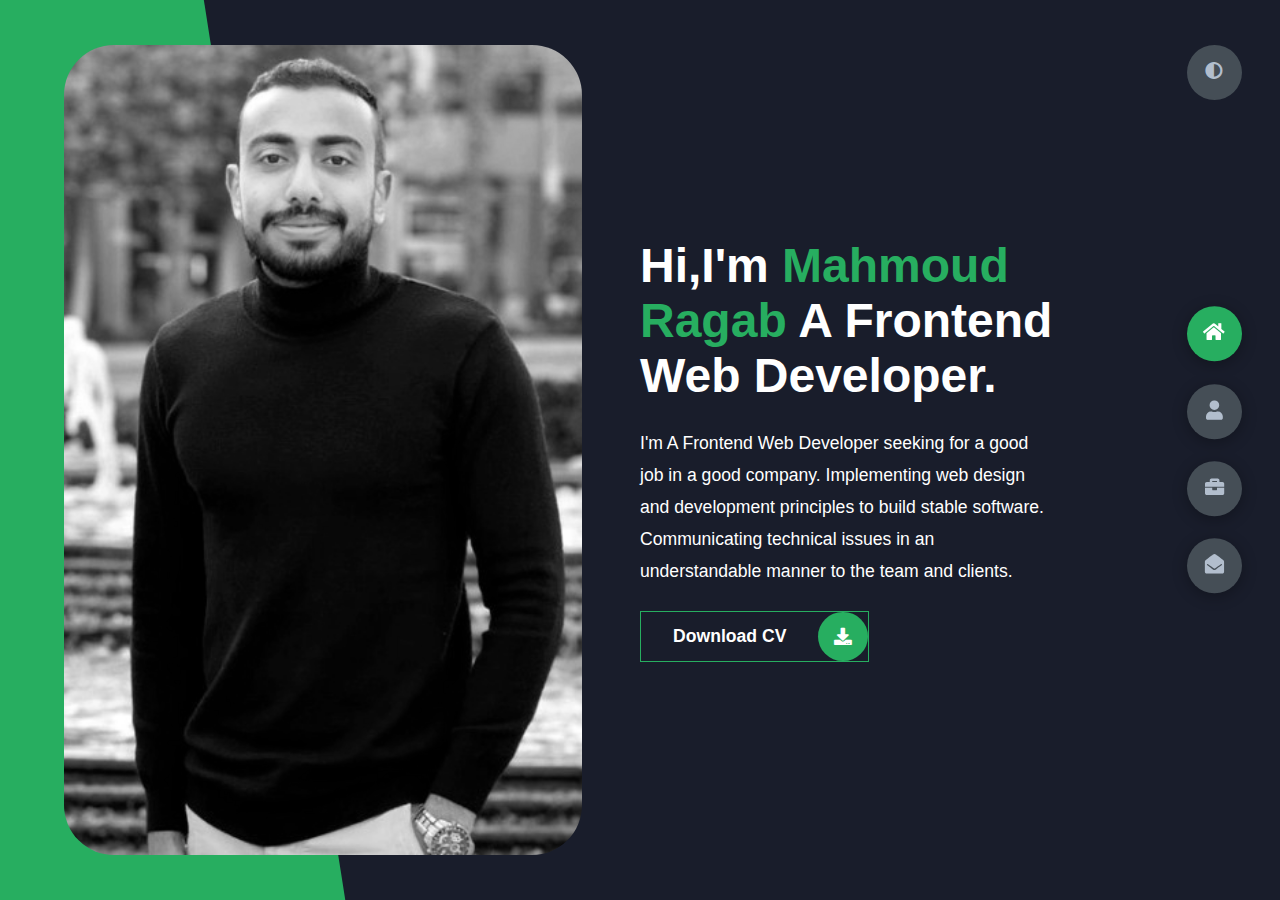
<file: index.html>
<!DOCTYPE html>
<html lang="en">
  <head>
    <meta charset="UTF-8" />
    <meta http-equiv="X-UA-Compatible" content="IE=edge" />
    <meta name="viewport" content="width=device-width, initial-scale=1.0" />
    <title>Portfolio</title>
    <link
      href="https://cdn.jsdelivr.net/npm/bootstrap@5.1.3/dist/css/bootstrap.min.css"
      rel="stylesheet"
      integrity="sha384-1BmE4kWBq78iYhFldvKuhfTAU6auU8tT94WrHftjDbrCEXSU1oBoqyl2QvZ6jIW3"
      crossorigin="anonymous"
    />
    <link rel="stylesheet" href="css/all.css" />
    <link rel="stylesheet" href="css/style.css" />
    <link rel="stylesheet" href="css/all.css" />
  </head>
  <body class="main-content">
    <header class="section sec1 header active">
      <div class="header-content">
        <div class="left-header">
          <div class="header-shape"></div>
          <div class="img">
            <img
              src="images/profile.jpg"
              alt="A.Hossam"
              height="100%"
              width="90%"
            />
          </div>
          <!-- End of img -->
        </div>
        <!-- End of left-header -->
        <div class="right-header">
          <h1 class="name">
            Hi,I'm <span>Mahmoud Ragab</span>
            A Frontend Web Developer.
          </h1>
          <p>
            I'm A Frontend Web Developer seeking for a good job in a good
            company. Implementing web design and development principles to build
            stable software. Communicating technical issues in an understandable
            manner to the team and clients.
          </p>
          <div class="down-cv about-down-cv">
            <a
              href="files/Mahmoud's Resume.pdf"
              class="rounded-pill"
              download="Mahmoud's Resume"
              target="_blank"
            >
              <span class="button-text">Download CV</span>
              <span class="button-icon"><i class="fas fa-download"></i></span>
            </a>
          </div>
          <!-- End  btn-cont -->
        </div>
        <!--  End of right-header -->
      </div>
      <!-- End of header-content -->
    </header>
    <!-- Main -->

    <!-- controls buttons -->
    <div class="controls">
      <div class="control control-1 active-btn" id="home">
        <i class="fas fa-home"></i>
      </div>
      <!-- End of home -->
      <div class="control control-2" id="about">
        <i class="fas fa-user"></i>
      </div>
      <!-- End of about -->
      <div class="control control-3" id="portfolio">
        <i class="fas fa-briefcase"></i>
      </div>
      <!-- End of portfolio  -->
      <div class="control control-4" id="contact">
        <i class="fas fa-envelope-open"></i>
      </div>
      <!-- End of contact -->
    </div>
    <!-- End of controls -->

    <div class="theme-btn">
      <i class="fas fa-adjust"></i>
    </div>

    <script
      src="https://cdn.jsdelivr.net/npm/bootstrap@5.1.3/dist/js/bootstrap.bundle.min.js"
      integrity="sha384-ka7Sk0Gln4gmtz2MlQnikT1wXgYsOg+OMhuP+IlRH9sENBO0LRn5q+8nbTov4+1p"
      crossorigin="anonymous"
    ></script>
    <script src="js/script.js"></script>
  </body>
</html>
</file>
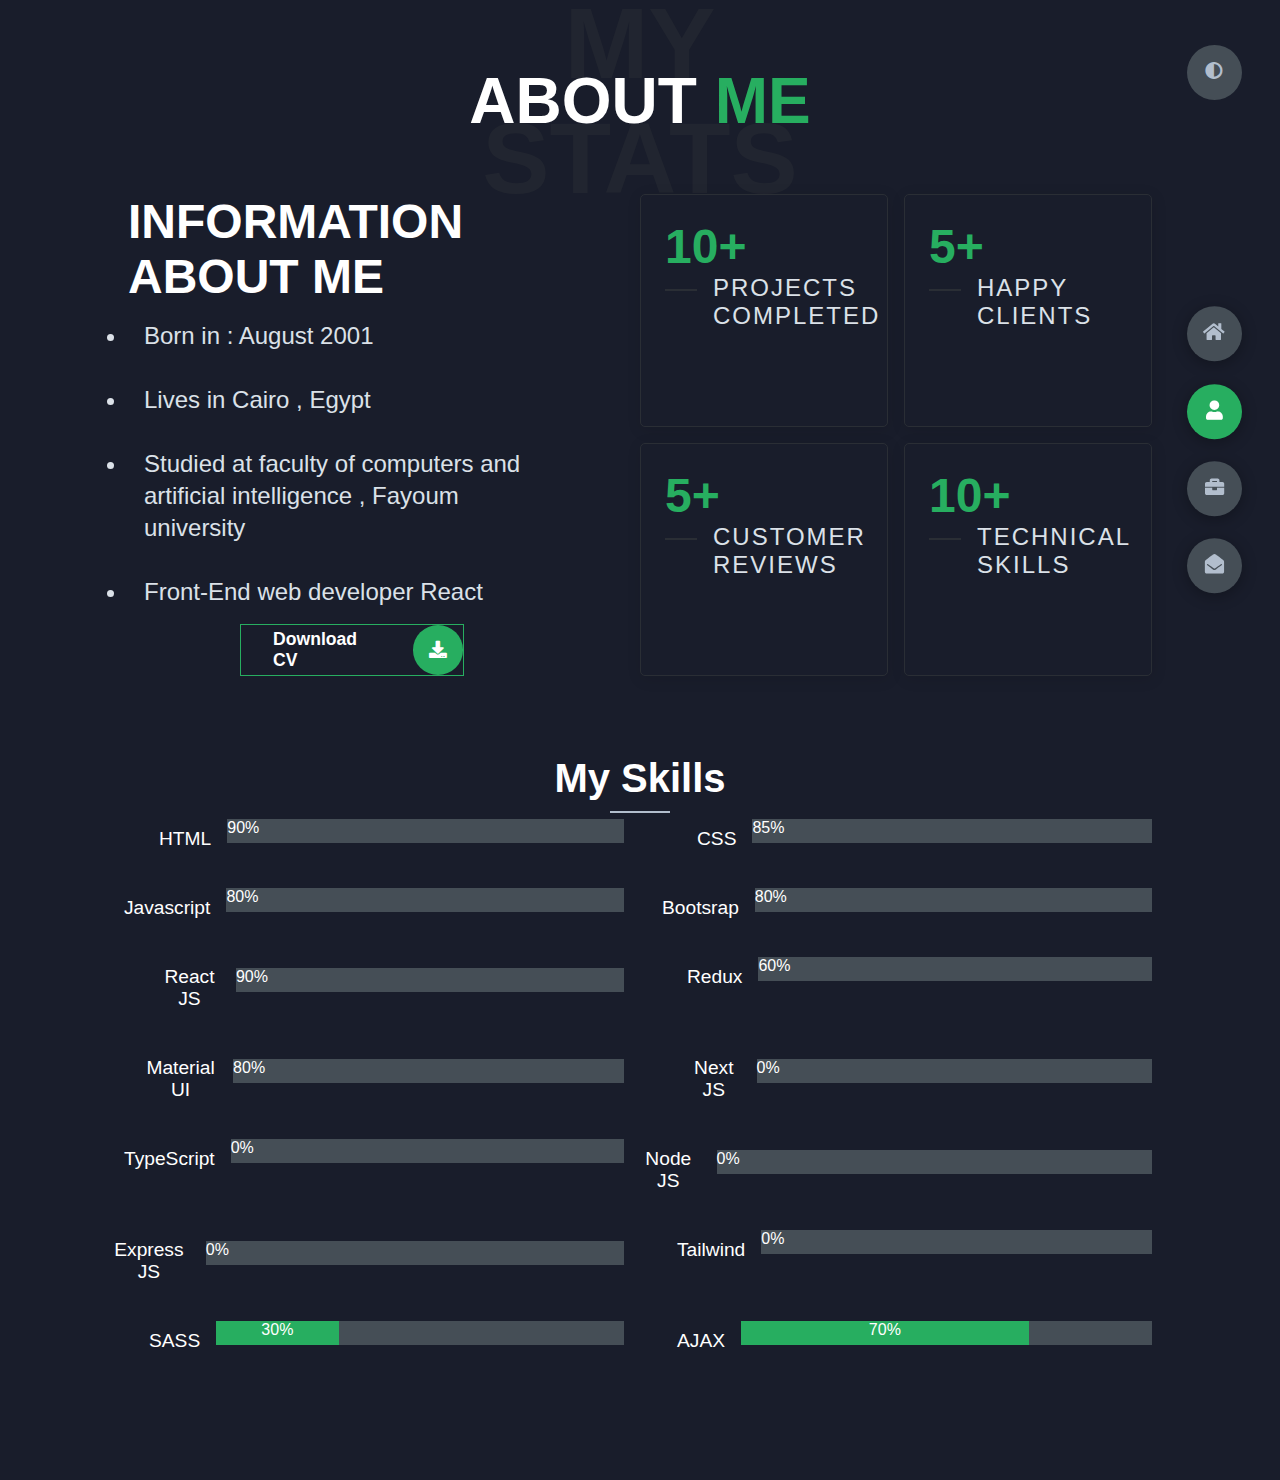
<file: about.html>
<!DOCTYPE html>
<html lang="en">
  <head>
    <meta charset="UTF-8" />
    <meta http-equiv="X-UA-Compatible" content="IE=edge" />
    <meta name="viewport" content="width=device-width, initial-scale=1.0" />
    <title>Portfolio</title>
    <link
      href="https://cdn.jsdelivr.net/npm/bootstrap@5.1.3/dist/css/bootstrap.min.css"
      rel="stylesheet"
      integrity="sha384-1BmE4kWBq78iYhFldvKuhfTAU6auU8tT94WrHftjDbrCEXSU1oBoqyl2QvZ6jIW3"
      crossorigin="anonymous"
    />
    <link rel="stylesheet" href="css/all.css" />
    <link rel="stylesheet" href="css/all.css" />
    <link rel="stylesheet" href="css/sass/about/about.css" />
  </head>
  <body class="main-content">
    <!-- Main -->
    <main>
      <section class="sec2 section">
        <div class="main-title">
          <h2>
            <span class="bg-text"
              >MY <br />
              STATS</span
            >
            About <span class="me">me</span>
          </h2>
        </div>
        <!-- End main-title -->

        <div class="about-container">
          <div class="left-about">
            <h4>Information About Me</h4>
            <ul>
              <!-- <li>I'm <span>Mahmoud Ragab</span></li> -->
              <!-- <li>Born in : 1/8/2001</li> -->
              <li>Born in : August 2001</li>
              <li>Lives in Cairo , Egypt</li>
              <li>
                Studied at faculty of computers and artificial intelligence ,
                Fayoum university
              </li>
              <li>Front-End web developer React</li>
            </ul>
            <div class="down-cv about-down-cv">
              <a
                href="files/Mahmoud's Resume.pdf"
                class="rounded-pill"
                download="Mahmoud's Resume"
                target="_blank"
              >
                <span class="button-text">Download CV</span>
                <span class="button-icon"><i class="fas fa-download"></i></span>
              </a>
            </div>
            <!-- End  btn-cont -->
          </div>
          <!-- End left-about -->
          <div class="right-about">
            <div class="about-item">
              <div class="about-text">
                <p class="larg-text">10+</p>
                <p class="small-text">
                  Projects <br />
                  Completed
                </p>
              </div>
              <!--End about-text  -->
            </div>
            <!-- End about-item -->

            <div class="about-item">
              <div class="about-text">
                <p class="larg-text">5+</p>
                <p class="small-text">
                  Happy <br />
                  Clients
                </p>
              </div>
              <!--End about-text  -->
            </div>
            <!-- End about-item -->
            <div class="about-item">
              <div class="about-text">
                <p class="larg-text">5+</p>
                <p class="small-text">
                  Customer <br />
                  Reviews
                </p>
              </div>
              <!--End about-text  -->
            </div>
            <!-- End about-item -->

            <div class="about-item">
              <div class="about-text">
                <p class="larg-text">10+</p>
                <p class="small-text">
                  Technical <br />
                  Skills
                </p>
              </div>
              <!--End about-text  -->
            </div>
            <!-- End about-item -->
          </div>
          <!-- End  right-about-->
        </div>
        <!--  about-container-->
        <div class="about-stats">
          <h4 class="stats-title">My Skills <span></span></h4>
          <div class="progress-bars">
            <div class="prog-bar">
              <div class="progress-con">
                <p style="margin-left: 15px">HTML</p>
                <div class="progress">
                  <span class="html" id="html"> 90%</span>
                </div>
                <!-- progress -->
              </div>
              <!-- progress-con -->
            </div>
            <!-- progress-bar -->

            <div class="prog-bar">
              <div class="progress-con">
                <p style="margin-left: 25px">CSS</p>
                <div class="progress">
                  <span id="css"> 85%</span>
                </div>
                <!-- progress -->
              </div>
              <!-- progress-con -->
            </div>
            <!-- progress-bar -->

            <div class="prog-bar">
              <div class="progress-con">
                <p>Javascript</p>
                <div class="progress">
                  <span id="javascript"> 80%</span>
                </div>
                <!-- progress -->
              </div>
              <!-- progress-con -->
            </div>
            <!-- progress-bar -->

            <div class="prog-bar">
              <div class="progress-con">
                <p style="margin-left: -10px">Bootsrap</p>
                <div class="progress">
                  <span id="bootstrap"> 80%</span>
                </div>
                <!-- progress -->
              </div>
              <!-- progress-con -->
            </div>
            <!-- progress-bar -->

            <div class="prog-bar">
              <div class="progress-con">
                <p style="margin-left: 15px">React JS</p>
                <div class="progress">
                  <span id="sass"> 90%</span>
                </div>
                <!-- progress -->
              </div>
              <!-- progress-con -->
            </div>
            <!-- progress-bar -->

            <div class="prog-bar">
              <div class="progress-con">
                <p style="margin-left: 15px">Redux</p>
                <div class="progress">
                  <span id="react"> 60%</span>
                </div>
                <!-- progress -->
              </div>
              <!-- progress-con -->
            </div>
            <!-- progress-bar -->

            <div class="prog-bar">
              <div class="progress-con">
                <p style="margin-left: 0px">Material UI</p>
                <div class="progress">
                  <span id="tailwind"> 80%</span>
                </div>
                <!-- progress -->
              </div>
              <!-- progress-con -->
            </div>
            <!-- progress-bar -->

            <div class="prog-bar">
              <div class="progress-con">
                <p style="margin-left: 15px">Next JS</p>
                <div class="progress">
                  <span id="redux"> 0%</span>
                </div>
                <!-- progress -->
              </div>
              <!-- progress-con -->
            </div>
            <!-- progress-bar -->

            <div class="prog-bar">
              <div class="progress-con">
                <p style="margin-left: -20px">TypeScript</p>
                <div class="progress">
                  <span id="type"> 0%</span>
                </div>
                <!-- progress -->
              </div>
              <!-- progress-con -->
            </div>
            <!-- progress-bar -->

            <div class="prog-bar">
              <div class="progress-con">
                <p style="padding-left: 0">Node JS</p>
                <div class="progress">
                  <span id="next"> 0%</span>
                </div>
                <!-- progress -->
              </div>
              <!-- progress-con -->
            </div>
            <!-- progress-bar -->
            <div class="prog-bar">
              <div class="progress-con">
                <p style="padding-left: 0">Express JS</p>
                <div class="progress">
                  <span id="next"> 0%</span>
                </div>
                <!-- progress -->
              </div>
              <!-- progress-con -->
            </div>
            <!-- progress-bar -->

            <div class="prog-bar">
              <div class="progress-con">
                <p style="margin-left: 5px">Tailwind</p>
                <div class="progress">
                  <span id="next"> 0%</span>
                </div>
                <!-- progress -->
              </div>
              <!-- progress-con -->
            </div>
            <!-- progress-bar -->

            <div class="prog-bar">
              <div class="progress-con">
                <p style="margin-left: 5px">SASS</p>
                <div class="progress">
                  <span
                    id="next"
                    style="
                      position: absolute;
                      text-align: center;
                      top: 0;
                      left: 0;
                      height: 100%;
                      background-color: var(--color-secondary);
                      transition: 0.5s;
                      width: 30% !important;
                      font-size: 1rem;
                    "
                  >
                    30%</span
                  >
                </div>
                <!-- progress -->
              </div>
              <!-- progress-con -->
            </div>
            <!-- progress-bar -->

            <div class="prog-bar">
              <div class="progress-con">
                <p style="margin-left: 5px">AJAX</p>
                <div class="progress">
                  <span
                    id="next"
                    style="
                      position: absolute;
                      text-align: center;
                      top: 0;
                      left: 0;
                      height: 100%;
                      background-color: var(--color-secondary);
                      transition: 0.5s;
                      width: 70% !important;
                      font-size: 1rem;
                    "
                  >
                    70%</span
                  >
                </div>
                <!-- progress -->
              </div>
              <!-- progress-con -->
            </div>
            <!-- progress-bar -->
          </div>
          <!-- progress-bars -->
        </div>
        <!-- about-stats -->
      </section>
      <!-- about -->
    </main>
    <!-- End of main section -->

    <!-- controls buttons -->
    <div class="controls">
      <div class="control control-1" id="home">
        <i class="fas fa-home"></i>
      </div>
      <!-- End of home -->
      <div class="control control-2 active-btn" id="about">
        <i class="fas fa-user"></i>
      </div>
      <!-- End of about -->
      <div class="control control-3" id="portfolio">
        <i class="fas fa-briefcase"></i>
      </div>
      <!-- End of portfolio  -->
      <div class="control control-4" id="contact">
        <i class="fas fa-envelope-open"></i>
      </div>
      <!-- End of contact -->
    </div>
    <!-- End of controls -->
    <div class="theme-btn">
      <i class="fas fa-adjust"></i>
    </div>

    <script
      src="https://cdn.jsdelivr.net/npm/bootstrap@5.1.3/dist/js/bootstrap.bundle.min.js"
      integrity="sha384-ka7Sk0Gln4gmtz2MlQnikT1wXgYsOg+OMhuP+IlRH9sENBO0LRn5q+8nbTov4+1p"
      crossorigin="anonymous"
    ></script>
    <script src="js/script.js"></script>
    <script src="js/about.js"></script>
  </body>
</html>
</file>
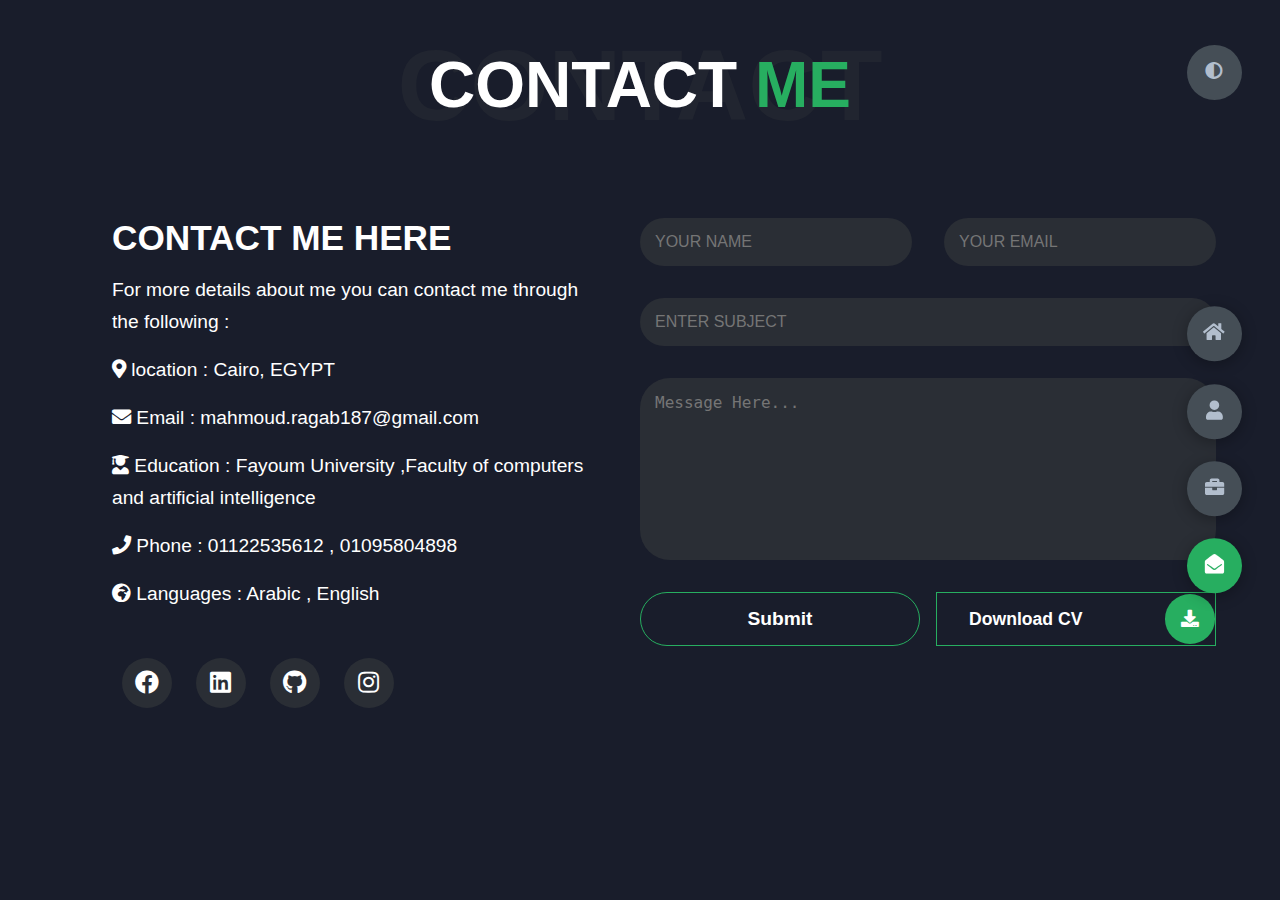
<file: contact.html>
<!DOCTYPE html>
<html lang="en">
  <head>
    <meta charset="UTF-8" />
    <meta http-equiv="X-UA-Compatible" content="IE=edge" />
    <meta name="viewport" content="width=device-width, initial-scale=1.0" />
    <title>Portfolio</title>
    <link
      href="https://cdn.jsdelivr.net/npm/bootstrap@5.1.3/dist/css/bootstrap.min.css"
      rel="stylesheet"
      integrity="sha384-1BmE4kWBq78iYhFldvKuhfTAU6auU8tT94WrHftjDbrCEXSU1oBoqyl2QvZ6jIW3"
      crossorigin="anonymous"
    />
    <link rel="stylesheet" href="css/all.css" />
    <link rel="stylesheet" href="css/all.css" />
    <link rel="stylesheet" href="css/sass/contact/contact.css" />
  </head>
  <body class="main-content">
    <!-- Main -->
    <main>
      <section class="section sec4">
        <div class="header">
          <div class="main-title">
            <h2>
              <span class="bg-text">CONTACT</span>CONTACT
              <span class="me">ME</span>
            </h2>
          </div>
          <!-- End main-title -->
        </div>
        <!-- Header -->

        <div class="contact-content">
          <div class="left-contact">
            <h4>CONTACT ME HERE</h4>
            <p>
              For more details about me you can contact me through the following
              :
            </p>
            <p>
              <i class="fas fa-map-marker-alt"></i> location :<span>
                Cairo, EGYPT</span
              >
            </p>
            <p>
              <i class="fas fa-envelope"></i> Email
              <span> : mahmoud.ragab187@gmail.com</span>
            </p>
            <p>
              <i class="fas fa-user-graduate"></i> Education
              <span>
                : Fayoum University ,Faculty of computers and artificial
                intelligence
              </span>
            </p>
            <p>
              <i class="fas fa-phone"></i> Phone
              <span> : 01122535612 , 01095804898</span>
            </p>
            <p>
              <i class="fas fa-globe-africa"></i> Languages
              <span> : Arabic , English</span>
            </p>

            <div class="contact-icons">
              <a
                href="https://www.facebook.com/profile.php?id=100041875096960"
                target="_blank"
                ><i class="fab fa-facebook"></i
              ></a>
              <a
                href="https://www.linkedin.com/in/mahmoud-ahmed-98332b1a2/"
                target="_blank"
                ><i class="fab fa-linkedin"></i
              ></a>
              <a href="https://github.com/mahmoudRagab7" target="_blank"
                ><i class="fab fa-github"></i
              ></a>
              <a
                href="https://www.instagram.com/mahmoudragab982/"
                target="_blank"
                ><i class="fab fa-instagram"></i
              ></a>
            </div>
          </div>
          <div class="right-contact">
            <form>
              <input type="text" placeholder="YOUR NAME" />
              <input type="text" placeholder="YOUR EMAIL" />
              <input type="text" placeholder="ENTER SUBJECT" id="input" />
              <textarea
                cols="15"
                rows="8"
                placeholder="Message Here..."
              ></textarea>

              <div class="button-group">
                <input type="submit" id="submit" class="rounded-pill" />

                <div class="down-cv about-down-cv" id="download-cv">
                  <a
                    href="files/Mahmoud's Resume.pdf"
                    class="rounded-pill"
                    download="Mahmoud's Resume"
                    target="_blank"
                  >
                    <span class="button-text" id="down">Download CV</span>
                    <span class="button-icon"
                      ><i class="fas fa-download"></i
                    ></span>
                  </a>
                </div>
                <!-- End  btn-cont -->
              </div>
              <!-- button group -->
            </form>
          </div>
        </div>
      </section>
    </main>
    <!-- End of main section -->

    <!-- controls buttons -->
    <div class="controls">
      <div class="control control-1" id="home">
        <i class="fas fa-home"></i>
      </div>
      <!-- End of home -->
      <div class="control control-2" id="about">
        <i class="fas fa-user"></i>
      </div>
      <!-- End of about -->
      <div class="control control-3" id="portfolio">
        <i class="fas fa-briefcase"></i>
      </div>
      <!-- End of portfolio  -->
      <div class="control control-4 active-btn" id="contact">
        <i class="fas fa-envelope-open"></i>
      </div>
      <!-- End of contact -->
    </div>
    <!-- End of controls -->
    <div class="theme-btn">
      <i class="fas fa-adjust"></i>
    </div>

    <script
      src="https://cdn.jsdelivr.net/npm/bootstrap@5.1.3/dist/js/bootstrap.bundle.min.js"
      integrity="sha384-ka7Sk0Gln4gmtz2MlQnikT1wXgYsOg+OMhuP+IlRH9sENBO0LRn5q+8nbTov4+1p"
      crossorigin="anonymous"
    ></script>
    <script src="js/script.js"></script>
  </body>
</html>
</file>
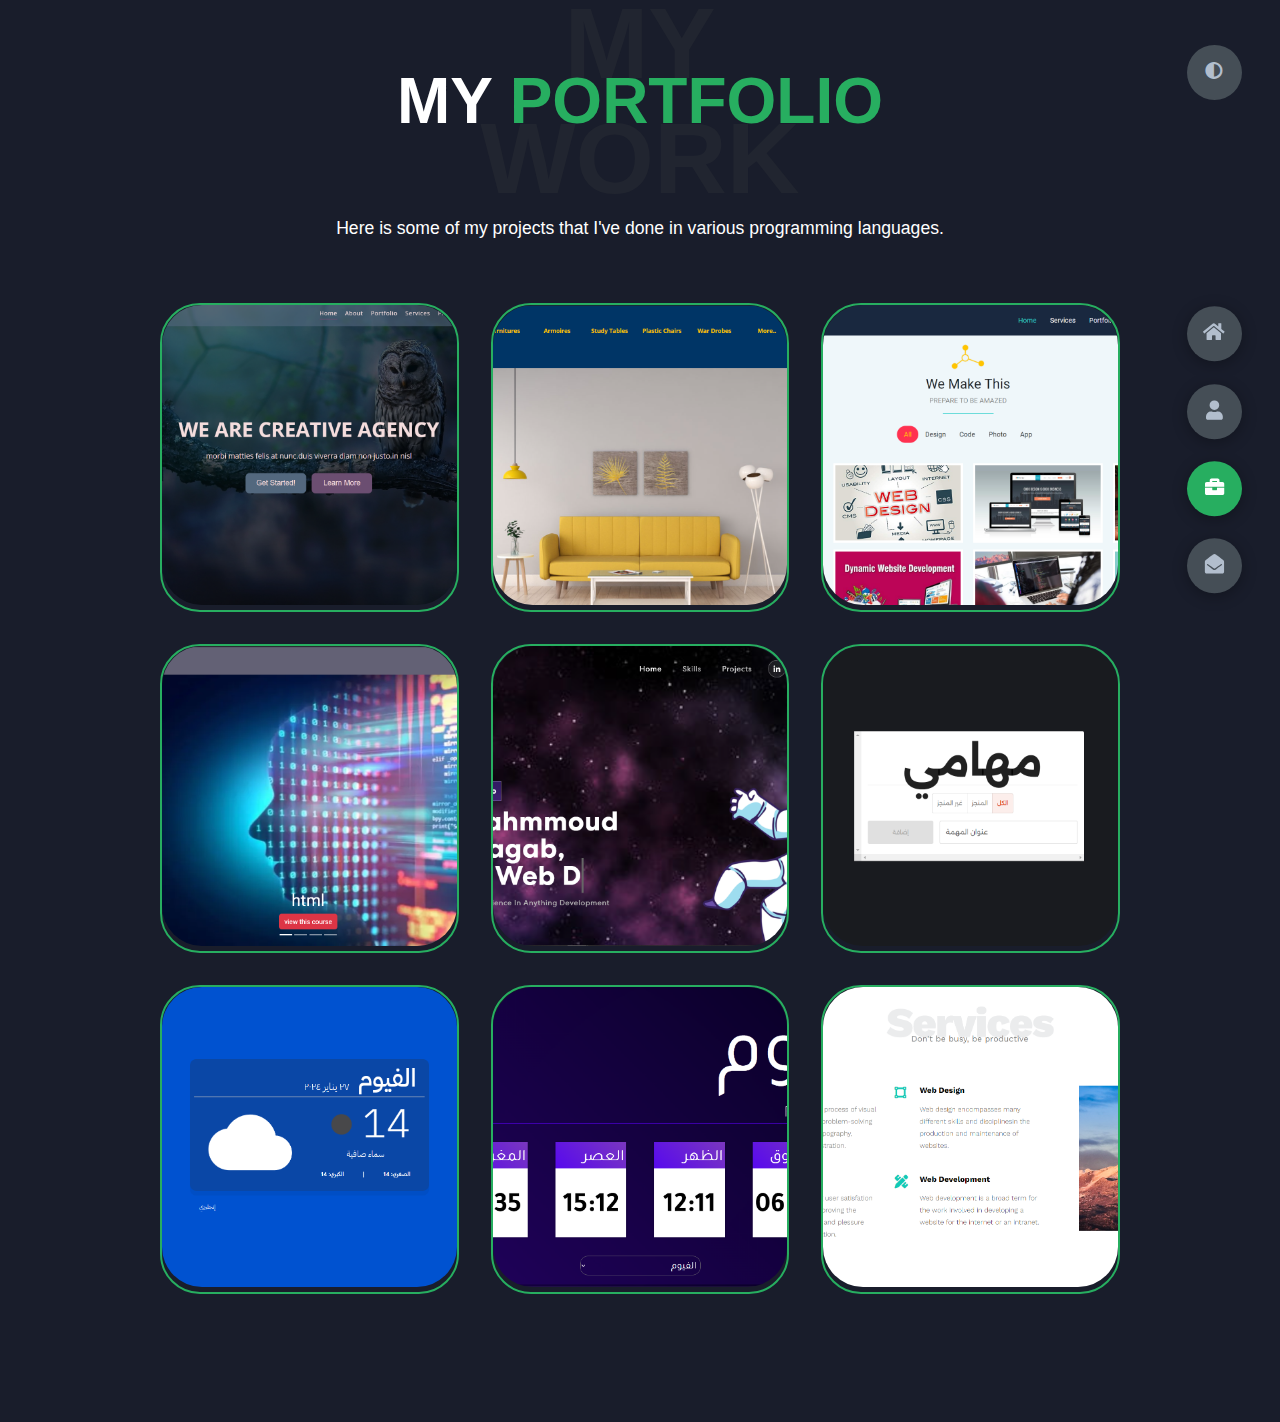
<file: portfolio.html>
<!DOCTYPE html>
<html lang="en">
  <head>
    <meta charset="UTF-8" />
    <meta http-equiv="X-UA-Compatible" content="IE=edge" />
    <meta name="viewport" content="width=device-width, initial-scale=1.0" />
    <title>Portfolio</title>
    <link
      href="https://cdn.jsdelivr.net/npm/bootstrap@5.1.3/dist/css/bootstrap.min.css"
      rel="stylesheet"
      integrity="sha384-1BmE4kWBq78iYhFldvKuhfTAU6auU8tT94WrHftjDbrCEXSU1oBoqyl2QvZ6jIW3"
      crossorigin="anonymous"
    />
    <link rel="stylesheet" href="css/all.css" />
    <link rel="stylesheet" href="css/all.css" />
    <link rel="preconnect" href="https://fonts.googleapis.com" />
    <link rel="stylesheet" href="css/sass/portfolio/portfolio.css" />
  </head>
  <body class="main-content">
    <main>
      <section class="sec3 section">
        <div class="header">
          <div class="main-title">
            <h2>
              <span class="bg-text"
                >MY <br />
                WORK</span
              >MY <span class="me">PORTFOLIO</span>
            </h2>
            <p>
              Here is some of my projects that I've done in various programming
              languages.
            </p>
          </div>
          <!-- End main-title -->
        </div>
        <!-- End Header -->

        <div class="portfolio-content">
          <div class="portfolio-card">
            <img src="images/temp1.png" alt="interface" />

            <div class="portfolio-info">
              <p>Project Source</p>
              <div class="icons">
                <a
                  href="https://github.com/mahmoudRagab7/Templete1"
                  target="_blank"
                >
                  <i class="fab fa-github"></i
                ></a>
                <a
                  href="https://mahmoudragab7.github.io/Templete1/"
                  target="_blank"
                  ><i class="fas fa-eye"></i
                ></a>
              </div>
            </div>
          </div>

          <div class="portfolio-card">
            <img src="images/temp2.png" alt="interface" />

            <div class="portfolio-info">
              <p>Project Source</p>
              <div class="icons">
                <a
                  href="https://github.com/mahmoudRagab7/Templete-2"
                  target="_blank"
                >
                  <i class="fab fa-github"></i
                ></a>
                <a
                  href="https://mahmoudragab7.github.io/Templete-2/"
                  target="_blank"
                  ><i class="fas fa-eye"></i
                ></a>
              </div>
            </div>
          </div>

          <div class="portfolio-card">
            <img src="images/boot.png" alt="interface" />
            <div class="portfolio-info">
              <p>Project Source</p>
              <div class="icons">
                <a href="https://github.com/mahmoudRagab7/Bootstrab-Design">
                  <i class="fab fa-github" target="_blank"></i
                ></a>
                <a
                  href="https://mahmoudragab7.github.io/Bootstrab-Design/"
                  target="_blank"
                  ><i class="fas fa-eye"></i
                ></a>
              </div>
            </div>
          </div>

          <div class="portfolio-card">
            <img src="images/temp3.png" alt="interface" />
            <div class="portfolio-info">
              <p>Project Source</p>
              <div class="icons">
                <a
                  href="https://github.com/mahmoudRagab7/Templete-3"
                  target="_blank"
                >
                  <i class="fab fa-github"></i
                ></a>
                <a
                  href="https://mahmoudragab7.github.io/Templete-3/"
                  target="_blank"
                  ><i class="fas fa-eye"></i
                ></a>
              </div>
            </div>
          </div>

          <div class="portfolio-card">
            <img src="images/temp-react1.png" alt="interface" />
            <div class="portfolio-info">
              <p>Project Source</p>
              <div class="icons">
                <a
                  href="https://github.com/mahmoudRagab7/react-assignment"
                  target="_blank"
                >
                  <i class="fab fa-github"></i
                ></a>
                <a
                  href="https://mahmoudragab7.github.io/react-assignment/"
                  target="_blank"
                  ><i class="fas fa-eye"></i
                ></a>
              </div>
            </div>
          </div>

          <div class="portfolio-card">
            <img src="images/todos.png" alt="interface" />
            <div class="portfolio-info">
              <p>Project Source</p>
              <div class="icons">
                <a
                  href="https://github.com/mahmoudRagab7/refactored-todos-react"
                  target="_blank"
                >
                  <i class="fab fa-github"></i
                ></a>
                <a
                  href="https://mahmoudragab7.github.io/refactored-todos-react/"
                  target="_blank"
                  ><i class="fas fa-eye"></i
                ></a>
              </div>
            </div>
          </div>

          <div class="portfolio-card">
            <img src="images/weather.png" alt="interface" />
            <div class="portfolio-info">
              <p>Project Source</p>
              <div class="icons">
                <a
                  href="https://github.com/mahmoudRagab7/api-redux-weather"
                  target="_blank"
                >
                  <i class="fab fa-github"></i
                ></a>
                <a
                  href="https://65b51d20f17810aa88a95a3e--inquisitive-basbousa-494bd8.netlify.app/"
                  target="_blank"
                  ><i class="fas fa-eye"></i
                ></a>
              </div>
            </div>
          </div>

          <div class="portfolio-card">
            <img src="images/prayersTime.png" alt="interface" />
            <div class="portfolio-info">
              <p>Project Source</p>
              <div class="icons">
                <a
                  href="https://github.com/mahmoudRagab7/Prayer-Times-Api"
                  target="_blank"
                >
                  <i class="fab fa-github"></i
                ></a>
                <a
                  href="https://65bbb0432714df16ea550e59--superlative-dragon-a91803.netlify.app/"
                  target="_blank"
                  ><i class="fas fa-eye"></i
                ></a>
              </div>
            </div>
          </div>

          <div class="portfolio-card">
            <img src="images/temp0.png" alt="interface" />
            <div class="portfolio-info">
              <p>Project Source</p>
              <div class="icons">
                <a
                  href="https://github.com/mahmoudRagab7/temp1-elzero"
                  target="_blank"
                >
                  <i class="fab fa-github"></i
                ></a>
                <a
                  href="https://mahmoudragab7.github.io/temp1-elzero/"
                  target="_blank"
                  ><i class="fas fa-eye"></i
                ></a>
              </div>
            </div>
          </div>
        </div>
        <!-- portfolio content -->
      </section>
    </main>
    <!-- Main -->

    <!-- controls buttons -->
    <div class="controls">
      <div class="control control-1" id="home">
        <i class="fas fa-home"></i>
      </div>
      <!-- End of home -->
      <div class="control control-2" id="about">
        <i class="fas fa-user"></i>
      </div>
      <!-- End of about -->
      <div class="control control-3 active-btn" id="portfolio">
        <i class="fas fa-briefcase"></i>
      </div>
      <!-- End of portfolio  -->
      <div class="control control-4" id="contact">
        <i class="fas fa-envelope-open"></i>
      </div>
      <!-- End of contact -->
    </div>
    <!-- End of controls -->
    <div class="theme-btn">
      <i class="fas fa-adjust"></i>
    </div>

    <script
      src="https://cdn.jsdelivr.net/npm/bootstrap@5.1.3/dist/js/bootstrap.bundle.min.js"
      integrity="sha384-ka7Sk0Gln4gmtz2MlQnikT1wXgYsOg+OMhuP+IlRH9sENBO0LRn5q+8nbTov4+1p"
      crossorigin="anonymous"
    ></script>
    <script src="js/script.js"></script>
  </body>
</html>
</file>
<file: css/style.css>
body {
  background-color: var(--color-primary);
  font-family: "poppins", sans-serif;
  font-size: 1.1rem;
  color: var(--color-white);
  transition: all 0.4s ease-in-out;
  position: relative;
}

a {
  display: inline-block;
  text-decoration: none;
  color: inherit;
  font-family: inherit;
}

* {
  margin: 0;
  padding: 0;
  box-sizing: border-box;
}

:root {
  --color-primary: #191d2b;
  --color-secondary: #27ae60;
  --color-white: #ffffff;
  --color-black: #000;
  --color-grey0: #f8f8f8;
  --color-grey-1: #dbe1e8;
  --color-grey-2: #b2becd;
  --color-grey-3: #6c7983;
  --color-grey-4: #454e56;
  --color-grey-5: #2a2e35;
  --color-grey-6: #12181b;
  --br-sm-2: 14px;
  --box-shadow-1: 0 3px 15px rgba(0, 0, 0, 0.3);
}

.light-mode {
  --color-primary: #ffffff;
  /* --color-secondary: #FAED55; */
  --color-secondary: #5aa9e6;
  --color-white: #454e56;
  --color-grey-1: #6c7983;
  --color-grey-2: #6c7983;
  --color-grey-5: #aba6a641;
}

.section {
  -webkit-animation: scaleAnimation 1s ease-in-out;
  animation: scaleAnimation 1s ease-in-out;
  min-height: 100vh;
}
@-webkit-keyframes scaleAnimation {
  0% {
    transform: translateY(-100%) scaleY(0);
  }
  100% {
    transform: translateY(0%) scaleY(1);
  }
}
@keyframes scaleAnimation {
  0% {
    transform: translateY(-100%) scaleY(0);
  }
  100% {
    transform: translateY(0%) scaleY(1);
  }
}

.controls {
  position: fixed;
  right: 3%;
  display: flex;
  flex-direction: column;
  transform: translateY(-50%);
  z-index: 10;
  top: 50%;
  align-items: center;
  justify-content: center;
  text-align: center;
}
.controls .active-btn {
  background-color: var(--color-secondary) !important;
  transition: all 0.4s ease-in-out;
}
.controls .active-btn i {
  color: var(--color-white) !important;
}
.controls .control {
  padding: 1rem;
  background-color: var(--color-grey-4);
  height: 55px;
  width: 55px;
  border-radius: 50%;
  margin: 0.7rem 0;
  box-shadow: var(--box-shadow-1);
  cursor: pointer;
  transition: 0.2s;
}
.controls .control:active {
  transform: translateY(-5px);
}
.controls .control i {
  font-size: 1.2rem;
  color: var(--color-grey-2);
  transition: 0.5;
}

@media (max-width: 767px) {
  .controls {
    top: auto;
    bottom: 0;
    flex-direction: row;
    justify-content: center;
    left: 50%;
    transform: translateX(-50%);
    background-color: var(--color-grey-5);
    width: 100%;
  }
  .controls .control {
    margin: 1rem 0.5rem;
  }
}
/* header content*/
.header-content {
  display: grid;
  grid-template-columns: repeat(2, 1fr);
  height: 100%;
}
.header-content .left-header {
  display: flex;
  align-items: center;
  position: relative;
  height: 100vh;
}
.header-content .left-header .header-shape {
  position: absolute;
  transition: all 0.4s ease-in-out;
  background-color: var(--color-secondary);
  width: 65%;
  height: 100%;
  left: 0;
  top: 0;
  z-index: -1;
  -webkit-clip-path: polygon(0 0, 49% 0, 83% 100%, 0% 100%);
  clip-path: polygon(0 0, 49% 0, 83% 100%, 0% 100%);
}
.header-content .left-header .img {
  border-radius: var(--br-sm-2);
  height: 90%;
  width: 90%;
  margin-left: 4rem;
  transition: all 0.4s ease-in-out;
}
.header-content .left-header img {
  -o-object-fit: cover;
  object-fit: cover;
  transition: all 0.4s ease-in-out;
  filter: grayscale(100%);
  height: "100%";
  width: "90%";
  border-radius: 50px;
}
.header-content .left-header img:hover,
.header-content .left-header img:focus {
  filter: grayscale(0%);
}
.header-content .right-header {
  display: flex;
  flex-direction: column;
  justify-content: center;
  padding-right: 14rem;
}
.header-content .right-header .name {
  font-size: 3rem;
}
.header-content .right-header .name span {
  color: var(--color-secondary);
}
.header-content .right-header p {
  margin: 1.5rem 0;
  line-height: 2rem;
  font-size: inherit;
}

/* Independent content*/
.down-cv {
  display: flex;
}
.down-cv a {
  color: inherit;
  font-weight: 600;
  position: relative;
  border: 1px solid var(--color-secondary);
  display: flex;
  align-items: center;
  overflow: hidden;
  z-index: 2;
}
.down-cv a .button-text {
  padding: 0 2rem;
}
.down-cv a .button-icon {
  background-color: var(--color-secondary);
  display: flex;
  align-items: center;
  justify-content: center;
  border-radius: 50%;
  padding: 1rem;
}
.down-cv a::after {
  position: absolute;
  display: flex;
  align-items: center;
  justify-content: center;
  content: "";
  background-color: var(--color-secondary);
  width: 100%;
  height: 100%;
  transform: translateX(100%);
  transition: 0.5s;
  z-index: -1;
  top: 0;
  right: 0;
}
.down-cv a:hover {
  color: var(--color-grey-1);
  z-index: 6;
}
.down-cv a:hover:hover::after {
  transform: translate(0);
}

.theme-btn {
  position: fixed;
  right: 3%;
  top: 5%;
  padding: 1rem;
  background-color: var(--color-grey-4);
  width: 55px;
  height: 55px;
  border-radius: 50%;
  text-align: center;
  cursor: pointer;
  transition: 0.1s;
}
.theme-btn:active {
  transform: translateY(-5px);
}
.theme-btn i {
  font-size: 1.4;
  color: var(--color-grey-2);
}

@media screen and (max-width: 600px) {
  .header-content {
    grid-template-columns: repeat(1, 1fr);
  }
  .header-content .left-header {
    grid-row: 2;
    height: 67vh;
  }
  .header-content .left-header .img {
    width: 100% !important;
    margin-left: 1rem !important;
  }
  .header-content .right-header {
    padding: 2rem !important;
  }
  .header-content .right-header h1 {
    font-size: 1.5rem !important;
  }
  .header-content .right-header p {
    font-size: 0.75rem !important;
  }
  .theme-btn {
    top: 3%;
    width: 40px;
    height: 40px;
    text-align: center;
    padding: 0.5rem;
  }
  .theme-btn i {
    font-size: 1;
    color: var(--color-grey-2);
  }
}
@media screen and (min-width: 601px) and (max-width: 767px) {
  .left-header .img {
    margin-left: 1rem !important;
    width: 100% !important;
    height: 70% !important;
  }
  .right-header {
    padding: 1rem !important;
  }
  .right-header h1 {
    font-size: 1.75rem !important;
  }
  .right-header p {
    font-size: 1.2rem !important;
  }
}
@media screen and (min-width: 768px) and (max-width: 1000px) {
  .left-header .img {
    margin-left: 1rem !important;
    width: 100% !important;
    height: 90% !important;
  }
  .right-header {
    padding-right: 5rem !important;
  }
  .right-header h1 {
    font-size: 2.1rem !important;
  }
  .right-header p {
    font-size: 1.5rem !important;
  }
}
@media screen and (min-width: 1000px) and (max-width: 1200px) {
  .left-header {
    padding-left: 3rem !important;
  }
  .left-header .img {
    margin-left: 1rem !important;
    width: 100% !important;
    height: 90% !important;
  }
  .right-header {
    padding-right: 6rem !important;
  }
  .right-header h1 {
    font-size: 2.5rem !important;
  }
  .right-header p {
    font-size: 1.5rem !important;
  }
} /*# sourceMappingURL=style.css.map */
</file>
<file: css/sass/about/about.css>
@media screen and (max-width: 450px) {
  .sec2 {
    padding: 4rem 0rem;
    width: 100% !important;
  }
  .sec2 .main-title h2 {
    font-size: 3rem !important;
  }
  .sec2 .main-title h2 .bg-text {
    font-size: 4.5rem;
  }
  .sec2 .about-container {
    padding-top: 4.5rem !important;
    padding-bottom: 5rem;
    grid-template-columns: repeat(1, 1fr) !important;
  }
  .sec2 .about-container .left-about {
    width: 100% !important;
    padding: 0.5rem 2rem;
  }
  .sec2 .about-container .left-about li {
    padding: 0rem 1rem !important;
    font-size: 1rem !important;
  }
  .sec2 .about-container .left-about h4 {
    font-size: 1.2rem !important;
  }
  .sec2 .about-container .left-about .about-down-cv {
    margin-left: 50%;
    transform: translateX(-50%);
    margin-bottom: 2rem;
  }
  .sec2 .about-container .left-about .about-down-cv a .button-text {
    padding: 0 1rem;
    font-size: 0.7rem;
  }
  .sec2 .about-container .left-about .about-down-cv a .button-icon {
    padding: 0.4rem;
  }
  .sec2 .about-container .right-about {
    grid-template-columns: repeat(1, 1fr) !important;
    grid-gap: 1rem !important;
    padding: 1rem 4rem;
  }
  .sec2 .about-container .right-about .about-item {
    border-radius: 10px !important;
  }
  .sec2 .about-container .right-about .about-item .about-text {
    padding: 1.5rem;
    display: flex;
    flex-direction: column;
  }
  .sec2 .about-container .right-about .about-item .about-text .larg-text {
    font-size: 3rem !important;
  }
  .sec2 .about-container .right-about .about-item .about-text .small-text {
    padding-left: 1.5rem;
    font-size: 1.5rem !important;
  }
  .sec2 .about-stats .stats-title {
    font-size: 2rem;
  }
  .sec2 .about-stats .stats-title span {
    width: 100px;
    margin-left: calc(50% - 50px);
  }
  .sec2 .about-stats .progress-bars {
    grid-template-columns: repeat(1, 1fr) !important;
    grid-gap: 1rem;
  }
  .sec2 .about-stats .progress-bars .prog-bar .progress-con {
    margin: 0 2rem;
  }
  .sec2 .about-stats .progress-bars .prog-bar .progress-con p {
    font-size: 1.2rem;
    padding-top: 15px;
    padding-left: 1rem;
    margin-left: -20px;
  }
  .sec2 .about-stats .progress-bars .prog-bar .progress-con .progress {
    width: 100%;
    height: 1.5rem;
    background-color: var(--color-grey-4);
    margin-left: 1rem;
  }
}
@media screen and (min-width: 451px) and (max-width: 800px) {
  .sec2 {
    padding: 4rem 0rem;
    width: 100% !important;
  }
  .sec2 .main-title h2 {
    font-size: 3.3rem !important;
  }
  .sec2 .main-title h2 .bg-text {
    font-size: 4.8rem;
  }
  .sec2 .about-container {
    padding-top: 4.5rem !important;
    padding-bottom: 5rem;
    grid-template-columns: repeat(1, 1fr) !important;
  }
  .sec2 .about-container .left-about {
    width: 100% !important;
    padding: 0.5rem 2rem;
  }
  .sec2 .about-container .left-about li {
    padding: 0rem 1rem !important;
    font-size: 1.5rem !important;
  }
  .sec2 .about-container .left-about h4 {
    font-size: 2rem !important;
  }
  .sec2 .about-container .left-about .about-down-cv {
    margin-bottom: 2rem;
  }
  .sec2 .about-container .left-about .about-down-cv a .button-text {
    padding: 0 1rem;
    font-size: 1rem;
  }
  .sec2 .about-container .left-about .about-down-cv a .button-icon {
    padding: 0.8rem;
  }
  .sec2 .about-container .right-about {
    grid-template-columns: repeat(1, 1fr) !important;
    grid-gap: 1rem !important;
    padding: 1rem 4rem;
  }
  .sec2 .about-container .right-about .about-item {
    border-radius: 10px !important;
  }
  .sec2 .about-container .right-about .about-item .about-text {
    padding: 1.5rem;
    display: flex;
    flex-direction: column;
  }
  .sec2 .about-container .right-about .about-item .about-text .larg-text {
    font-size: 3rem !important;
  }
  .sec2 .about-container .right-about .about-item .about-text .small-text {
    padding-left: 1.5rem;
    font-size: 1.5rem !important;
  }
}
@media screen and (max-width: 1200px) and (min-width: 801px) {
  .sec2 {
    padding: 4rem 0rem;
    width: 100% !important;
  }
  .sec2 .main-title h2 {
    font-size: 4rem !important;
  }
  .sec2 .main-title h2 .bg-text {
    font-size: 5.5rem;
  }
  .sec2 .about-container {
    padding-top: 4.5rem !important;
    padding-bottom: 5rem;
    grid-template-columns: repeat(1, 1fr) !important;
  }
  .sec2 .about-container .left-about {
    width: 100% !important;
    padding: 0.5rem 2rem;
  }
  .sec2 .about-container .left-about li {
    padding: 0rem 1rem !important;
    font-size: 1.5rem !important;
  }
  .sec2 .about-container .left-about h4 {
    font-size: 2rem !important;
  }
  .sec2 .about-container .left-about .about-down-cv {
    margin-bottom: 2rem;
  }
  .sec2 .about-container .left-about .about-down-cv a .button-text {
    padding: 0 1rem;
    font-size: 1rem;
  }
  .sec2 .about-container .left-about .about-down-cv a .button-icon {
    padding: 0.8rem;
  }
  .sec2 .about-container .right-about {
    grid-template-columns: repeat(2, 1fr) !important;
    grid-gap: 1rem !important;
    padding: 1rem 4rem;
  }
  .sec2 .about-container .right-about .about-item {
    border-radius: 10px !important;
  }
  .sec2 .about-container .right-about .about-item .about-text {
    padding: 1.5rem;
    display: flex;
    flex-direction: column;
  }
  .sec2 .about-container .right-about .about-item .about-text .larg-text {
    font-size: 3.5rem !important;
  }
  .sec2 .about-container .right-about .about-item .about-text .small-text {
    padding-left: 1.5rem;
    font-size: 1.5rem !important;
  }
  .sec2 .about-stats .stats-title {
    font-size: 2rem;
  }
  .sec2 .about-stats .stats-title span {
    width: 100px;
    margin-left: calc(50% - 50px);
  }
  .sec2 .about-stats .progress-bars {
    grid-template-columns: repeat(2, 1fr) !important;
    grid-gap: 1rem;
  }
  .sec2 .about-stats .progress-bars .prog-bar .progress-con {
    margin: 0 2rem;
  }
  .sec2 .about-stats .progress-bars .prog-bar .progress-con p {
    font-size: 1.2rem;
    padding-top: 15px;
    padding-left: 1rem;
    margin-left: -20px;
  }
  .sec2 .about-stats .progress-bars .prog-bar .progress-con .progress {
    width: 100%;
    height: 1.5rem;
    background-color: var(--color-grey-4);
    margin-left: 1rem;
  }
}
.controls {
  position: fixed;
  right: 3%;
  display: flex;
  flex-direction: column;
  transform: translateY(-50%);
  z-index: 10;
  top: 50%;
  align-items: center;
  justify-content: center;
  text-align: center;
}
.controls .active-btn {
  background-color: var(--color-secondary) !important;
  transition: all 0.4s ease-in-out;
}
.controls .active-btn i {
  color: var(--color-white) !important;
}
.controls .control {
  padding: 1rem;
  background-color: var(--color-grey-4);
  height: 55px;
  width: 55px;
  border-radius: 50%;
  margin: 0.7rem 0;
  box-shadow: var(--box-shadow-1);
  cursor: pointer;
  transition: 0.2s;
}
.controls .control:active {
  transform: translateY(-5px);
}
.controls .control i {
  font-size: 1.2rem;
  color: var(--color-grey-2);
  transition: 0.5;
}

@media (max-width: 767px) {
  .controls {
    top: auto;
    bottom: 0;
    flex-direction: row;
    justify-content: center;
    left: 50%;
    transform: translateX(-50%);
    background-color: var(--color-grey-5);
    width: 100%;
  }
  .controls .control {
    margin: 1rem 0.5rem;
  }
}
body {
  background-color: var(--color-primary);
  font-family: "poppins", sans-serif;
  font-size: 1.1rem;
  color: var(--color-white);
  transition: all 0.4s ease-in-out;
  position: relative;
}

a {
  display: inline-block;
  text-decoration: none;
  color: inherit;
  font-family: inherit;
}

* {
  margin: 0;
  padding: 0;
  box-sizing: border-box;
}

:root {
  --color-primary: #191d2b;
  --color-secondary: #27ae60;
  --color-white: #ffffff;
  --color-black: #000;
  --color-grey0: #f8f8f8;
  --color-grey-1: #dbe1e8;
  --color-grey-2: #b2becd;
  --color-grey-3: #6c7983;
  --color-grey-4: #454e56;
  --color-grey-5: #2a2e35;
  --color-grey-6: #12181b;
  --br-sm-2: 14px;
  --box-shadow-1: 0 3px 15px rgba(0, 0, 0, 0.3);
}

.light-mode {
  --color-primary: #ffffff;
  /* --color-secondary: #FAED55; */
  --color-secondary: #5aa9e6;
  --color-white: #454e56;
  --color-grey-1: #6c7983;
  --color-grey-2: #6c7983;
  --color-grey-5: #aba6a641;
}

.section {
  -webkit-animation: scaleAnimation 1s ease-in-out;
  animation: scaleAnimation 1s ease-in-out;
  min-height: 100vh;
}
@-webkit-keyframes scaleAnimation {
  0% {
    transform: translateY(-100%) scaleY(0);
  }
  100% {
    transform: translateY(0%) scaleY(1);
  }
}
@keyframes scaleAnimation {
  0% {
    transform: translateY(-100%) scaleY(0);
  }
  100% {
    transform: translateY(0%) scaleY(1);
  }
}

.main-title {
  text-align: center;
}
.main-title h2 {
  position: relative;
  text-transform: uppercase;
  font-size: 4rem;
  font-weight: 700;
}
.main-title h2 .me {
  color: var(--color-secondary);
}
.main-title h2 .bg-text {
  position: absolute;
  top: 50%;
  left: 50%;
  color: var(--color-grey-5);
  transition: 0.4s;
  z-index: -1;
  transform: translate(-50%, -50%);
  font-weight: 800;
  font-size: 6.3rem;
  opacity: 0.5;
}

.theme-btn {
  position: fixed;
  right: 3%;
  top: 5%;
  padding: 1rem;
  background-color: var(--color-grey-4);
  width: 55px;
  height: 55px;
  border-radius: 50%;
  text-align: center;
  cursor: pointer;
  transition: 0.1s;
}
.theme-btn:active {
  transform: translateY(-5px);
}
.theme-btn i {
  font-size: 1.4;
  color: var(--color-grey-2);
}

.sec2 {
  padding: 4rem 0rem;
  width: 80%;
  margin: auto;
  display: block;
  -webkit-animation: scaleAnimation 1s ease-in-out;
  animation: scaleAnimation 1s ease-in-out;
}
.sec2 .main-title h2 {
  font-size: 4rem;
}
.sec2 .about-container {
  padding-top: 3.5rem;
  padding-bottom: 5rem;
  display: grid;
  grid-template-columns: repeat(2, 1fr);
}
.sec2 .about-container .right-about {
  display: grid;
  width: 100%;
  grid-template-columns: repeat(2, 1fr);
  grid-gap: 1rem;
}
.sec2 .about-container .right-about .about-item {
  border: 1px solid var(--color-grey-5);
  border-radius: 5px;
  transition: 0.4s;
  min-height: 200px;
  min-width: 200px;
  box-shadow: 1px 3px 15px rgba(0, 0, 0, 0.1);
}
.sec2 .about-container .right-about .about-item:hover {
  cursor: default;
  transform: translateY(-5px);
  border: 1px solid var(--color-secondary);
  box-shadow: 1px 3px 15px rgba(0, 0, 0, 0.32);
}
.sec2 .about-container .right-about .about-item .about-text {
  padding: 1.5rem;
  display: flex;
  flex-direction: column;
}
.sec2 .about-container .right-about .about-item .about-text .larg-text {
  font-size: 3rem;
  font-weight: 700;
  color: var(--color-secondary);
}
.sec2 .about-container .right-about .about-item .about-text .small-text {
  padding-left: 3rem;
  position: relative;
  text-transform: uppercase;
  font-size: 1.5rem;
  color: var(--color-grey-1);
  letter-spacing: 2px;
}
.sec2
  .about-container
  .right-about
  .about-item
  .about-text
  .small-text::before {
  position: absolute;
  content: "";
  left: 0;
  top: 15px;
  width: 2rem;
  height: 2px;
  background-color: var(--color-grey-5);
}
.sec2 .about-container .left-about {
  padding-right: 4rem;
}
.sec2 .about-container .left-about li {
  line-height: 2rem;
  padding: 1rem;
  color: var(--color-grey-1);
  font-size: 1.5rem;
}
.sec2 .about-container .left-about h4 {
  font-size: 3rem;
  text-transform: uppercase;
}
.sec2 .about-container .left-about .about-down-cv {
  margin-left: 50%;
  transform: translateX(-50%);
}

.about-stats {
  padding-bottom: 4rem;
}
.about-stats .stats-title {
  text-align: center;
  font-size: 2.5rem;
}
.about-stats .stats-title span {
  display: block;
  background-color: var(--color-grey-2);
  height: 2px;
  width: 120px;
  margin-left: calc(50% - 60px);
  transform: scaleX(0.5);
  margin-top: 10px;
  transition: 0.5s;
}
.about-stats .stats-title:hover span {
  transform: scaleX(1);
}
.about-stats .progress-bars {
  display: grid;
  grid-template-columns: repeat(2, 1fr);
  grid-gap: 2rem;
  background-color: transparent !important;
}
.about-stats .progress-bars .prog-bar {
  flex-direction: column;
  justify-content: space-between;
}
.about-stats .progress-bars .prog-bar .progress-con {
  display: flex;
  align-items: center;
}
.about-stats .progress-bars .prog-bar .progress-con p {
  font-size: 1.2rem;
  padding-top: 15px;
  text-align: center;
  padding-left: 1rem;
  margin-left: -20px;
}
.about-stats .progress-bars .prog-bar .progress-con .progress {
  width: 100%;
  height: 1.5rem;
  background-color: var(--color-grey-4);
  margin-left: 1rem;
  position: relative;
}
.about-stats .progress-bars .prog-bar .progress-con .progress span {
  position: absolute;
  text-align: center;
  top: 0;
  left: 0;
  height: 100%;
  background-color: var(--color-secondary);
  transition: 0.5s;
  width: 0%;
  font-size: 1rem;
}

.btn-cont {
  display: flex;
  align-items: flex-start;
}
.btn-cont .main-btn {
  border-radius: 30px;
  color: inherit;
  font-weight: 600;
  position: relative;
  border: 1px solid var(--color-secondary);
  display: flex;
  align-items: center;
  align-self: flex-end;
  overflow: hidden;
}
.btn-cont .main-btn .btn-text {
  padding: 0 2rem;
}
.btn-cont .main-btn .btn-icon {
  background-color: var(--color-secondary);
  display: flex;
  align-items: center;
  justify-content: center;
  border-radius: 50%;
  padding: 1rem;
}
.btn-cont .main-btn::before {
  content: "";
  position: absolute;
  top: 0;
  right: 0;
  transform: translateX(100%);
  transition: 0.4s;
  z-index: -1;
}
.btn-cont .main-btn:hover {
  color: var(--color-grey-1);
}
.btn-cont .main-btn:hover::before {
  width: 100%;
  height: 100%;
  background-color: var(--color-secondary);
  transform: translateX(0);
}

.down-cv {
  display: flex;
}
.down-cv a {
  color: inherit;
  font-weight: 600;
  position: relative;
  border: 1px solid var(--color-secondary);
  display: flex;
  align-items: center;
  overflow: hidden;
  z-index: 2;
}
.down-cv a .button-text {
  padding: 0 2rem;
}
.down-cv a .button-icon {
  background-color: var(--color-secondary);
  display: flex;
  align-items: center;
  justify-content: center;
  border-radius: 50%;
  padding: 1rem;
}
.down-cv a::after {
  position: absolute;
  display: flex;
  align-items: center;
  justify-content: center;
  content: "";
  background-color: var(--color-secondary);
  width: 100%;
  height: 100%;
  transform: translateX(100%);
  transition: 0.5s;
  z-index: -1;
  top: 0;
  right: 0;
}
.down-cv a:hover {
  color: var(--color-grey-1);
  z-index: 6;
}
.down-cv a:hover:hover::after {
  transform: translate(0);
} /*# sourceMappingURL=about.css.map */
</file>
<file: css/sass/contact/contact.css>
.section {
  -webkit-animation: scaleAnimation 1s ease-in-out;
  animation: scaleAnimation 1s ease-in-out;
  min-height: 100vh;
}
@-webkit-keyframes scaleAnimation {
  0% {
    transform: translateY(-100%) scaleY(0);
  }
  100% {
    transform: translateY(0%) scaleY(1);
  }
}
@keyframes scaleAnimation {
  0% {
    transform: translateY(-100%) scaleY(0);
  }
  100% {
    transform: translateY(0%) scaleY(1);
  }
}

.controls {
  position: fixed;
  right: 3%;
  display: flex;
  flex-direction: column;
  transform: translateY(-50%);
  z-index: 10;
  top: 50%;
  align-items: center;
  justify-content: center;
  text-align: center;
}
.controls .active-btn {
  background-color: var(--color-secondary) !important;
  transition: all 0.4s ease-in-out;
}
.controls .active-btn i {
  color: var(--color-white) !important;
}
.controls .control {
  padding: 1rem;
  background-color: var(--color-grey-4);
  height: 55px;
  width: 55px;
  border-radius: 50%;
  margin: 0.7rem 0;
  box-shadow: var(--box-shadow-1);
  cursor: pointer;
  transition: 0.2s;
}
.controls .control:active {
  transform: translateY(-5px);
}
.controls .control i {
  font-size: 1.2rem;
  color: var(--color-grey-2);
  transition: 0.5;
}

@media (max-width: 767px) {
  .controls {
    top: auto;
    bottom: 0;
    flex-direction: row;
    justify-content: center;
    left: 50%;
    transform: translateX(-50%);
    background-color: var(--color-grey-5);
    width: 100%;
  }
  .controls .control {
    margin: 1rem 0.5rem;
  }
}
body {
  background-color: var(--color-primary);
  font-family: "poppins", sans-serif;
  font-size: 1.1rem;
  color: var(--color-white);
  transition: all 0.4s ease-in-out;
  position: relative;
}

a {
  display: inline-block;
  text-decoration: none;
  color: inherit;
  font-family: inherit;
}

* {
  margin: 0;
  padding: 0;
  box-sizing: border-box;
}

:root {
  --color-primary: #191d2b;
  --color-secondary: #27ae60;
  --color-white: #ffffff;
  --color-black: #000;
  --color-grey0: #f8f8f8;
  --color-grey-1: #dbe1e8;
  --color-grey-2: #b2becd;
  --color-grey-3: #6c7983;
  --color-grey-4: #454e56;
  --color-grey-5: #2a2e35;
  --color-grey-6: #12181b;
  --br-sm-2: 14px;
  --box-shadow-1: 0 3px 15px rgba(0, 0, 0, 0.3);
}

.light-mode {
  --color-primary: #ffffff;
  /* --color-secondary: #FAED55; */
  --color-secondary: #5aa9e6;
  --color-white: #454e56;
  --color-grey-1: #6c7983;
  --color-grey-2: #6c7983;
  --color-grey-5: #aba6a641;
}

.main-title {
  text-align: center;
}
.main-title h2 {
  position: relative;
  text-transform: uppercase;
  font-size: 4rem;
  font-weight: 700;
}
.main-title h2 .me {
  color: var(--color-secondary);
}
.main-title h2 .bg-text {
  position: absolute;
  top: 50%;
  left: 50%;
  color: var(--color-grey-5);
  transition: 0.4s;
  z-index: -1;
  transform: translate(-50%, -50%);
  font-weight: 800;
  font-size: 6.3rem;
  opacity: 0.5;
}

.down-cv {
  display: flex;
}
.down-cv a {
  color: inherit;
  font-weight: 600;
  position: relative;
  border: 1px solid var(--color-secondary);
  display: flex;
  align-items: center;
  overflow: hidden;
  z-index: 2;
}
.down-cv a .button-text {
  padding: 0 2rem;
}
.down-cv a .button-icon {
  background-color: var(--color-secondary);
  display: flex;
  align-items: center;
  justify-content: center;
  border-radius: 50%;
  padding: 1rem;
}
.down-cv a::after {
  position: absolute;
  display: flex;
  align-items: center;
  justify-content: center;
  content: "";
  background-color: var(--color-secondary);
  width: 100%;
  height: 100%;
  transform: translateX(100%);
  transition: 0.5s;
  z-index: -1;
  top: 0;
  right: 0;
}
.down-cv a:hover {
  color: var(--color-grey-1);
  z-index: 6;
}
.down-cv a:hover:hover::after {
  transform: translate(0);
}

.theme-btn {
  position: fixed;
  right: 3%;
  top: 5%;
  padding: 1rem;
  background-color: var(--color-grey-4);
  width: 55px;
  height: 55px;
  border-radius: 50%;
  text-align: center;
  cursor: pointer;
  transition: 0.1s;
}
.theme-btn:active {
  transform: translateY(-5px);
}
.theme-btn i {
  font-size: 1.4;
  color: var(--color-grey-2);
}

.sec4 {
  padding: 2rem 15rem;
}
.sec4 .main-title {
  text-align: center;
}
.sec4 .main-title h2 {
  position: relative;
  text-transform: uppercase;
  font-size: 4rem;
  font-weight: 700;
}
.sec4 .main-title h2 .me {
  color: var(--color-secondary);
}
.sec4 .main-title h2 .bg-text {
  position: absolute;
  top: 50%;
  left: 50%;
  color: var(--color-grey-5);
  transition: 0.4s;
  z-index: -1;
  transform: translate(-50%, -50%);
  font-weight: 800;
  font-size: 6.3rem;
  opacity: 0.5;
}

.contact-content {
  margin: 6rem 0;
  display: grid;
  grid-template-columns: repeat(2, 1fr);
}
.contact-content .left-contact {
  margin: 0 3rem;
}
.contact-content .left-contact h4 {
  font-size: 2.5rem;
  font-weight: 600;
  margin-bottom: 1rem;
}
.contact-content .left-contact p {
  margin: 1rem 0;
  line-height: 2rem;
  font-size: 1.2rem;
  font-weight: 300;
}
.contact-content .left-contact .contact-icons a {
  margin: 2rem 0.6rem;
  font-size: 1.5rem;
  background-color: var(--color-grey-5);
  border-radius: 50%;
  width: 50px;
  height: 50px;
  text-align: center;
  line-height: 50px;
  transition: 0.5s;
}
.contact-content .left-contact .contact-icons a:hover {
  background-color: var(--color-secondary);
}
.contact-content .left-contact .contact-icons a:hover i {
  color: black;
}
.contact-content .right-contact form {
  display: grid;
  grid-template-columns: repeat(2, 1fr);
  grid-gap: 2rem;
  margin-bottom: 2rem;
}
.contact-content .right-contact form input,
.contact-content .right-contact form textarea {
  background-color: var(--color-grey-5);
  outline: none;
  border: none;
  border-radius: 30px;
  padding: 15px;
  font-size: 1rem;
  color: #fff;
}
.contact-content .right-contact form #input,
.contact-content .right-contact form #input + textarea {
  grid-column: span 2;
}
.contact-content .right-contact form .button-group {
  display: grid;
  grid-template-columns: repeat(2, 1fr);
  grid-column: span 2;
  grid-gap: 1rem;
}
.contact-content .right-contact form .button-group #submit {
  background-color: var(--color-primary);
  border: 1px solid var(--color-secondary);
  font-size: 1.2rem;
  transition: 0.4s;
  color: var(--color-white);
  font-weight: 600;
}
.contact-content .right-contact form .button-group #submit:hover {
  background-color: var(--color-secondary);
}
.contact-content .right-contact form .button-group #download-cv a {
  width: 100%;
}
.contact-content .right-contact form .button-group #download-cv a .button-icon {
  margin-left: auto;
}

@media screen and (max-width: 450px) {
  .sec4 {
    padding: 3rem 0.5rem !important;
  }
  .sec4 .main-title {
    text-align: center;
  }
  .sec4 .main-title h2 {
    font-size: 2rem !important;
    text-align: center;
  }
  .sec4 .main-title h2 .bg-text {
    font-size: 4rem !important;
    opacity: 0.5;
  }
  .contact-content {
    margin: 5rem 0rem !important;
    display: grid;
    grid-template-columns: repeat(1, 1fr);
  }
  .contact-content .left-contact {
    margin-bottom: 2rem;
  }
  .contact-content .left-contact h4 {
    font-size: 1.5rem;
    margin-bottom: 1.5rem;
  }
  .contact-content .left-contact p {
    line-height: 2rem;
    font-size: 1rem;
  }
  .contact-content .left-contact .contact-icons a {
    margin: 1rem 0.25rem;
    font-size: 1.2rem;
    background-color: var(--color-grey-5);
    border-radius: 50%;
    width: 40px;
    height: 40px;
    text-align: center;
    line-height: 40px;
    transition: 0.5s;
  }
  .contact-content .right-contact form {
    display: flex;
    flex-direction: column;
    grid-gap: 1rem;
    margin-bottom: 2rem;
    margin: 2rem 1rem;
  }
  .contact-content .right-contact form input,
  .contact-content .right-contact form textarea {
    padding: 10px;
    font-size: 0.75rem;
    color: #fff;
  }
  .contact-content .right-contact form #input,
  .contact-content .right-contact form #input + textarea {
    grid-column: span 2;
  }
  .contact-content .right-contact form .button-group {
    display: grid;
    grid-template-columns: repeat(2, 1fr);
    grid-column: span 2;
    grid-gap: 0.5rem;
  }
  .contact-content .right-contact form .button-group #submit {
    font-size: 0.9rem;
  }
  .contact-content .right-contact form .button-group #download-cv a {
    width: 100%;
    font-size: 0.75rem;
  }
  .contact-content
    .right-contact
    form
    .button-group
    #download-cv
    a
    .button-icon {
    margin-left: auto;
    font-size: 0.75rem;
  }
  .contact-content
    .right-contact
    form
    .button-group
    #download-cv
    a
    .button-text {
    padding: 0;
    padding-left: 1rem !important;
    text-align: center !important;
  }
}
@media screen and (max-width: 600px) and (min-width: 451px) {
  .sec4 {
    padding: 3rem 1rem !important;
  }
  .sec4 .main-title {
    text-align: center;
  }
  .sec4 .main-title h2 {
    font-size: 2.8rem !important;
    text-align: center;
  }
  .sec4 .main-title h2 .bg-text {
    padding: 0;
    padding-left: 2rem;
    font-size: 5.5rem !important;
    opacity: 0.5;
  }
  .contact-content {
    margin: 6rem 0;
    display: grid;
    grid-template-columns: repeat(1, 1fr);
  }
  .contact-content .left-contact h4 {
    font-size: 2rem;
    margin-bottom: 3rem;
  }
  .contact-content .left-contact p {
    line-height: 2rem;
    font-size: 1.2rem;
  }
  .contact-content .right-contact form input,
  .contact-content .right-contact form textarea {
    padding: 15px !important;
    font-size: 0.8rem !important;
  }
  .contact-content .right-contact form #submit {
    font-size: 1.2rem !important;
    padding: 0 1rem;
  }
  .contact-content .right-contact form #down {
    font-size: 0.9rem !important;
    padding: 0 1.5rem;
  }
}
@media screen and (min-width: 601px) and (max-width: 850px) {
  .sec4 {
    padding: 3rem 3rem !important;
  }
  .sec4 .main-title {
    text-align: center;
  }
  .sec4 .main-title h2 {
    font-size: 3.5rem !important;
    text-align: center;
  }
  .sec4 .main-title h2 .bg-text {
    font-size: 6rem !important;
    opacity: 0.5;
  }
  .contact-content {
    margin: 6rem 0;
    display: grid;
    grid-template-columns: repeat(1, 1fr) !important;
  }
  .contact-content .left-contact h4 {
    font-size: 2rem;
    margin-bottom: 3rem;
  }
  .contact-content .left-contact p {
    line-height: 2rem;
    font-size: 1.3rem;
  }
  .contact-content .right-contact form input,
  .contact-content .right-contact form textarea {
    padding: 20px !important;
  }
  .contact-content .right-contact .down-cv a .button-text {
    padding-left: 2rem;
  }
  .contact-content .right-contact #submit {
    background-color: var(--color-primary);
    border: 1px solid var(--color-secondary);
    font-size: 0.9rem;
    transition: 0.4s;
  }
}
@media screen and (min-width: 851px) and (max-width: 1100px) {
  .sec4 {
    padding: 3rem 4rem;
  }
  .sec4 .main-title h2 {
    position: relative;
    text-transform: uppercase;
    font-size: 4rem;
    font-weight: 700;
  }
  .sec4 .main-title h2 .bg-text {
    font-size: 6.3rem;
  }
  .contact-content {
    margin: 6rem 0;
    display: grid;
    grid-template-columns: repeat(1, 1fr);
  }
  .contact-content .left-contact h4 {
    font-size: 2.2rem;
    font-weight: 600;
    margin-bottom: 1rem;
  }
  .contact-content .left-contact p {
    margin: 1rem 0;
    line-height: 2rem;
    font-size: 1.2rem;
    font-weight: 300;
  }
  .contact-content .left-contact .contact-icons a {
    margin: 2rem 0.6rem;
    font-size: 1.5rem;
    background-color: var(--color-grey-5);
    border-radius: 50%;
    width: 50px;
    height: 50px;
    text-align: center;
    line-height: 50px;
    transition: 0.5s;
  }
  .contact-content .left-contact .contact-icons a:hover {
    background-color: var(--color-secondary);
  }
  .contact-content .left-contact .contact-icons a:hover i {
    color: black;
  }
  .contact-content .right-contact form {
    display: grid;
    grid-template-columns: repeat(2, 1fr);
    grid-gap: 2rem;
    margin-bottom: 2rem;
  }
  .contact-content .right-contact form input,
  .contact-content .right-contact form textarea {
    background-color: var(--color-grey-5);
    outline: none;
    border: none;
    border-radius: 30px;
    padding: 15px;
    font-size: 1rem;
    color: #fff;
  }
  .contact-content .right-contact form #input,
  .contact-content .right-contact form #input + textarea {
    grid-column: span 2;
  }
  .contact-content .right-contact form .button-group {
    display: grid;
    grid-template-columns: repeat(2, 1fr);
    grid-column: span 2;
    grid-gap: 1rem;
  }
  .contact-content .right-contact form .button-group #submit {
    background-color: var(--color-primary);
    border: 1px solid var(--color-secondary);
    font-size: 1.2rem;
    transition: 0.4s;
  }
  .contact-content .right-contact form .button-group #submit:hover {
    background-color: var(--color-secondary);
  }
  .contact-content .right-contact form .button-group #download-cv a {
    width: 100%;
  }
  .contact-content
    .right-contact
    form
    .button-group
    #download-cv
    a
    .button-icon {
    margin-left: auto;
  }
}
@media screen and (max-width: 1300px) and (min-width: 1101px) {
  .sec4 {
    padding: 3rem 4rem;
  }
  .sec4 .main-title h2 {
    position: relative;
    text-transform: uppercase;
    font-size: 4rem;
    font-weight: 700;
  }
  .sec4 .main-title h2 .bg-text {
    font-size: 6.3rem;
  }
  .contact-content {
    margin: 6rem 0;
    display: grid;
    grid-template-columns: repeat(2, 1fr);
  }
  .contact-content .left-contact h4 {
    font-size: 2.2rem;
    font-weight: 600;
    margin-bottom: 1rem;
  }
  .contact-content .left-contact p {
    margin: 1rem 0;
    line-height: 2rem;
    font-size: 1.2rem;
    font-weight: 300;
  }
  .contact-content .left-contact .contact-icons a {
    margin: 2rem 0.6rem;
    font-size: 1.5rem;
    background-color: var(--color-grey-5);
    border-radius: 50%;
    width: 50px;
    height: 50px;
    text-align: center;
    line-height: 50px;
    transition: 0.5s;
  }
  .contact-content .left-contact .contact-icons a:hover {
    background-color: var(--color-secondary);
  }
  .contact-content .left-contact .contact-icons a:hover i {
    color: black;
  }
  .contact-content .right-contact form {
    display: grid;
    grid-template-columns: repeat(2, 1fr);
    grid-gap: 2rem;
    margin-bottom: 2rem;
  }
  .contact-content .right-contact form input,
  .contact-content .right-contact form textarea {
    background-color: var(--color-grey-5);
    outline: none;
    border: none;
    border-radius: 30px;
    padding: 15px;
    font-size: 1rem;
    color: #fff;
  }
  .contact-content .right-contact form #input,
  .contact-content .right-contact form #input + textarea {
    grid-column: span 2;
  }
  .contact-content .right-contact form .button-group {
    display: grid;
    grid-template-columns: repeat(2, 1fr);
    grid-column: span 2;
    grid-gap: 1rem;
  }
  .contact-content .right-contact form .button-group #submit {
    background-color: var(--color-primary);
    border: 1px solid var(--color-secondary);
    font-size: 1.2rem;
    transition: 0.4s;
  }
  .contact-content .right-contact form .button-group #submit:hover {
    background-color: var(--color-secondary);
  }
  .contact-content .right-contact form .button-group #download-cv a {
    width: 100%;
  }
  .contact-content
    .right-contact
    form
    .button-group
    #download-cv
    a
    .button-icon {
    margin-left: auto;
  }
} /*# sourceMappingURL=contact.css.map */
</file>
<file: css/sass/portfolio/portfolio.css>
.section {
  -webkit-animation: scaleAnimation 1s ease-in-out;
  animation: scaleAnimation 1s ease-in-out;
  min-height: 100vh;
}
@-webkit-keyframes scaleAnimation {
  0% {
    transform: translateY(-100%) scaleY(0);
  }
  100% {
    transform: translateY(0%) scaleY(1);
  }
}
@keyframes scaleAnimation {
  0% {
    transform: translateY(-100%) scaleY(0);
  }
  100% {
    transform: translateY(0%) scaleY(1);
  }
}

.controls {
  position: fixed;
  right: 3%;
  display: flex;
  flex-direction: column;
  transform: translateY(-50%);
  z-index: 10;
  top: 50%;
  align-items: center;
  justify-content: center;
  text-align: center;
}
.controls .active-btn {
  background-color: var(--color-secondary) !important;
  transition: all 0.4s ease-in-out;
}
.controls .active-btn i {
  color: var(--color-white) !important;
}
.controls .control {
  padding: 1rem;
  background-color: var(--color-grey-4);
  height: 55px;
  width: 55px;
  border-radius: 50%;
  margin: 0.7rem 0;
  box-shadow: var(--box-shadow-1);
  cursor: pointer;
  transition: 0.2s;
}
.controls .control:active {
  transform: translateY(-5px);
}
.controls .control i {
  font-size: 1.2rem;
  color: var(--color-grey-2);
  transition: 0.5;
}

@media (max-width: 767px) {
  .controls {
    top: auto;
    bottom: 0;
    flex-direction: row;
    justify-content: center;
    left: 50%;
    transform: translateX(-50%);
    background-color: var(--color-grey-5);
    width: 100%;
  }
  .controls .control {
    margin: 1rem 0.5rem;
  }
}
body {
  background-color: var(--color-primary);
  font-family: "poppins", sans-serif;
  font-size: 1.1rem;
  color: var(--color-white);
  transition: all 0.4s ease-in-out;
  position: relative;
}

a {
  display: inline-block;
  text-decoration: none;
  color: inherit;
  font-family: inherit;
}

* {
  margin: 0;
  padding: 0;
  box-sizing: border-box;
}

:root {
  --color-primary: #191d2b;
  --color-secondary: #27ae60;
  --color-white: #ffffff;
  --color-black: #000;
  --color-grey0: #f8f8f8;
  --color-grey-1: #dbe1e8;
  --color-grey-2: #b2becd;
  --color-grey-3: #6c7983;
  --color-grey-4: #454e56;
  --color-grey-5: #2a2e35;
  --color-grey-6: #12181b;
  --br-sm-2: 14px;
  --box-shadow-1: 0 3px 15px rgba(0, 0, 0, 0.3);
}

.light-mode {
  --color-primary: #ffffff;
  /* --color-secondary: #FAED55; */
  --color-secondary: #5aa9e6;
  --color-white: #454e56;
  --color-grey-1: #6c7983;
  --color-grey-2: #6c7983;
  --color-grey-5: #aba6a641;
}

.main-title {
  text-align: center;
}
.main-title h2 {
  position: relative;
  text-transform: uppercase;
  font-size: 4rem;
  font-weight: 700;
}
.main-title h2 .me {
  color: var(--color-secondary);
}
.main-title h2 .bg-text {
  position: absolute;
  top: 50%;
  left: 50%;
  color: var(--color-grey-5);
  transition: 0.4s;
  z-index: -1;
  transform: translate(-50%, -50%);
  font-weight: 800;
  font-size: 6.3rem;
  opacity: 0.5;
}

.theme-btn {
  position: fixed;
  right: 3%;
  top: 5%;
  padding: 1rem;
  background-color: var(--color-grey-4);
  width: 55px;
  height: 55px;
  border-radius: 50%;
  text-align: center;
  cursor: pointer;
  transition: 0.1s;
}
.theme-btn:active {
  transform: translateY(-5px);
}
.theme-btn i {
  font-size: 1.4;
  color: var(--color-grey-2);
}

.sec3 {
  padding: 4rem 10rem;
}
.sec3 .main-title p {
  margin-top: 5rem;
}
.sec3 .portfolio-content {
  display: grid;
  grid-template-columns: repeat(3, 1fr);
  grid-gap: 2rem;
  margin: 4rem 0;
}
.sec3 .portfolio-content .portfolio-card {
  border: 2px solid var(--color-secondary);
  border-radius: 40px;
  position: relative;
}
.sec3 .portfolio-content .portfolio-card .portfolio-info {
  position: absolute;
  width: 100%;
  height: 100%;
  background-color: var(--color-secondary);
  display: flex;
  justify-content: center;
  align-items: center;
  transform: scale(0);
  transition: 0.5s;
  top: 0;
  left: 0;
  border-radius: 40px;
  flex-direction: column;
}
.sec3 .portfolio-content .portfolio-card .portfolio-info p {
  font-size: 2rem;
  font-weight: 700;
}
.sec3 .portfolio-content .portfolio-card .portfolio-info .icons {
  display: flex;
  justify-content: space-evenly;
}
.sec3 .portfolio-content .portfolio-card .portfolio-info .icons a {
  font-size: 2.5rem;
  margin: 0 20px;
}
.sec3 .portfolio-content .portfolio-card .portfolio-info .icons a i {
  background-color: black;
  color: white;
  border-radius: 50%;
  transition: 0.5s;
}
.sec3 .portfolio-content .portfolio-card .portfolio-info .icons a i:hover {
  background-color: white;
  color: black;
}
.sec3 .portfolio-content .portfolio-card:hover .portfolio-info {
  transform: scale(1);
}
.sec3 .portfolio-content .portfolio-card img {
  width: 100%;
  height: 300px;
  -o-object-fit: cover;
  object-fit: cover;
  border-radius: 40px;
}

@media screen and (max-width: 450px) {
  .sec3 {
    padding: 4rem 2rem !important;
  }
  .sec3 .main-title h2 {
    font-size: 2rem !important;
  }
  .sec3 .main-title h2 .bg-text {
    font-size: 4rem !important;
  }
  .sec3 .main-title p {
    margin-top: 4rem !important;
  }
  .sec3 .portfolio-content {
    grid-template-columns: repeat(1, 1fr);
    grid-gap: 2rem;
    margin: 4rem 0;
  }
}
@media screen and (min-width: 451px) and (max-width: 700px) {
  .sec3 {
    padding: 4rem 2rem !important;
  }
  .sec3 .main-title h2 {
    font-size: 3rem !important;
  }
  .sec3 .main-title h2 .bg-text {
    font-size: 5rem !important;
  }
  .sec3 .portfolio-content {
    grid-template-columns: repeat(1, 1fr);
  }
}
@media screen and (max-width: 1000px) and (min-width: 701px) {
  .sec3 {
    padding: 4rem 6rem !important;
  }
  .sec3 .main-title h2 {
    font-size: 3rem !important;
  }
  .sec3 .main-title h2 .bg-text {
    font-size: 5rem !important;
  }
  .sec3 .portfolio-content {
    grid-template-columns: repeat(2, 1fr);
  }
}
@media screen and (min-width: 1000px) and (max-width: 1200px) {
  .sec3 {
    padding: 4rem 6rem !important;
  }
  .sec3 .main-title h2 {
    font-size: 3rem !important;
  }
  .sec3 .main-title h2 .bg-text {
    font-size: 5rem !important;
  }
  .sec3 .portfolio-content {
    grid-template-columns: repeat(2, 1fr) !important;
  }
} /*# sourceMappingURL=portfolio.css.map */
</file>
